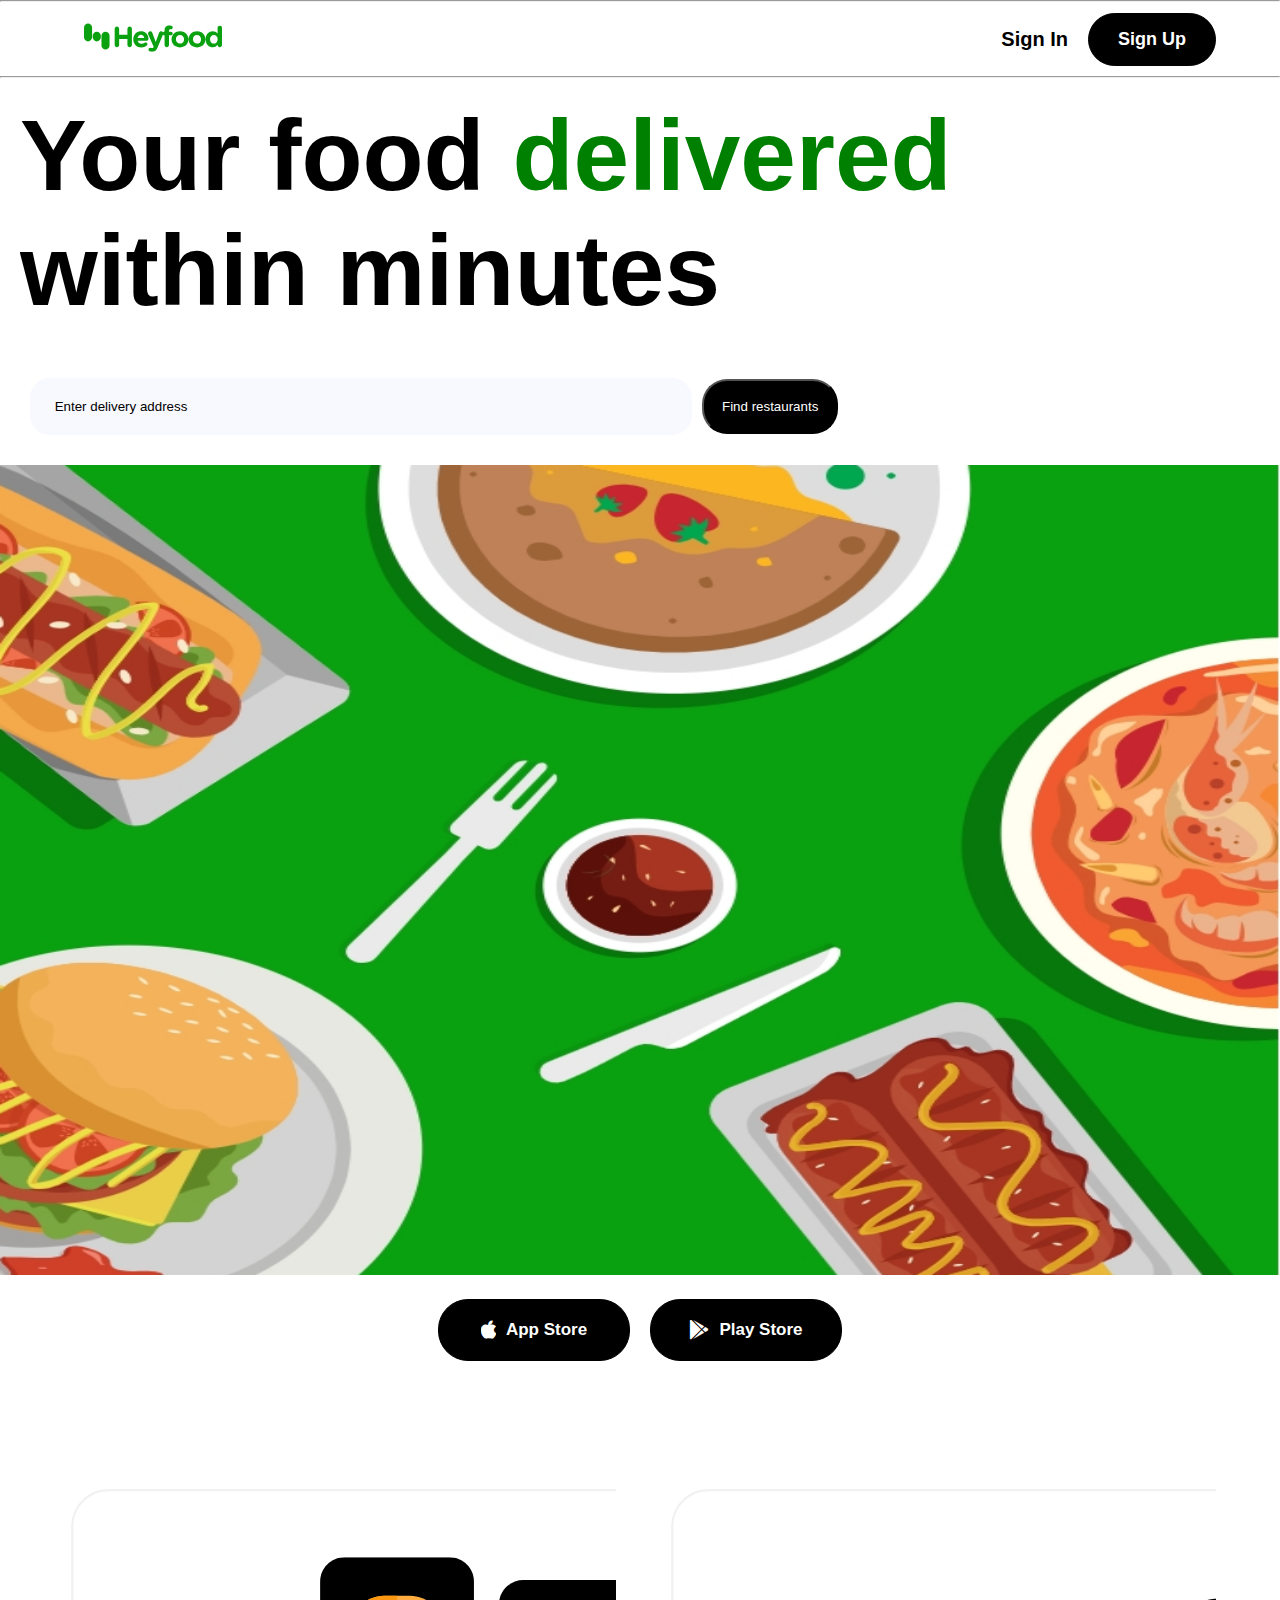
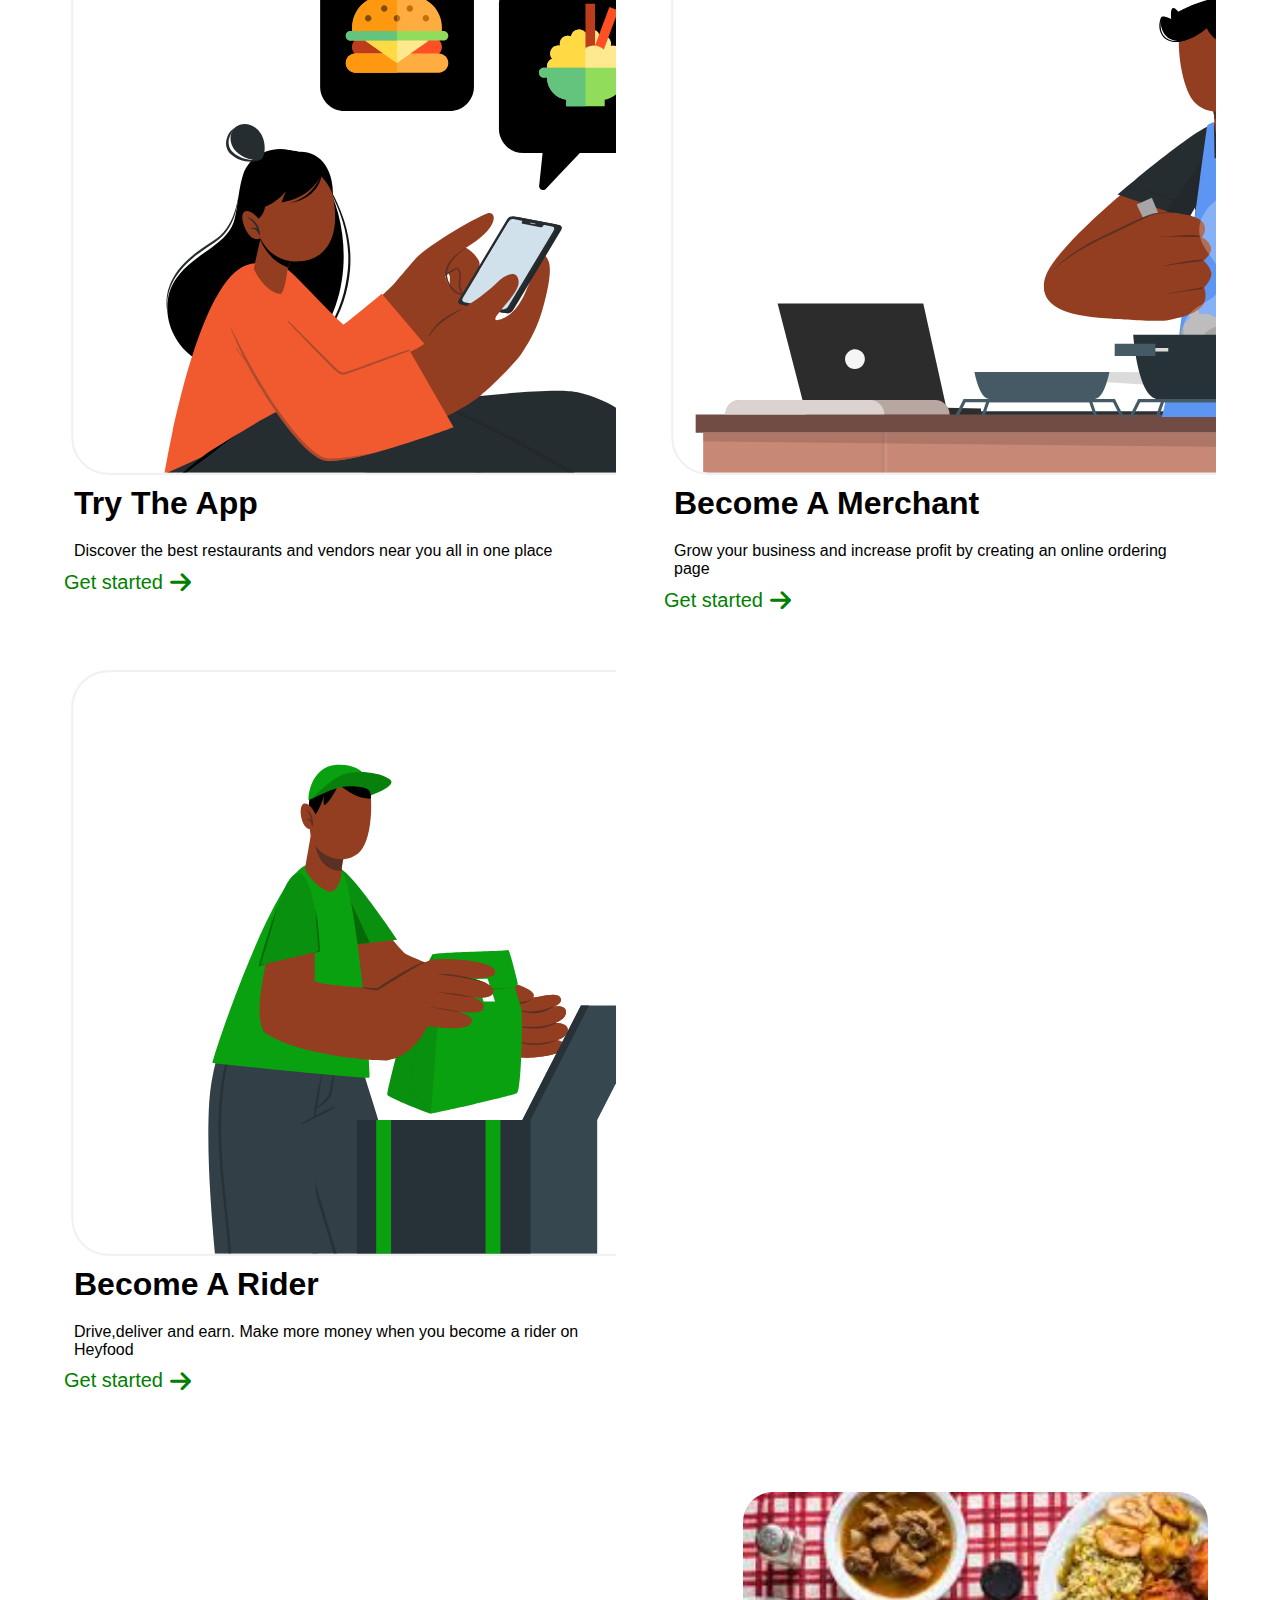
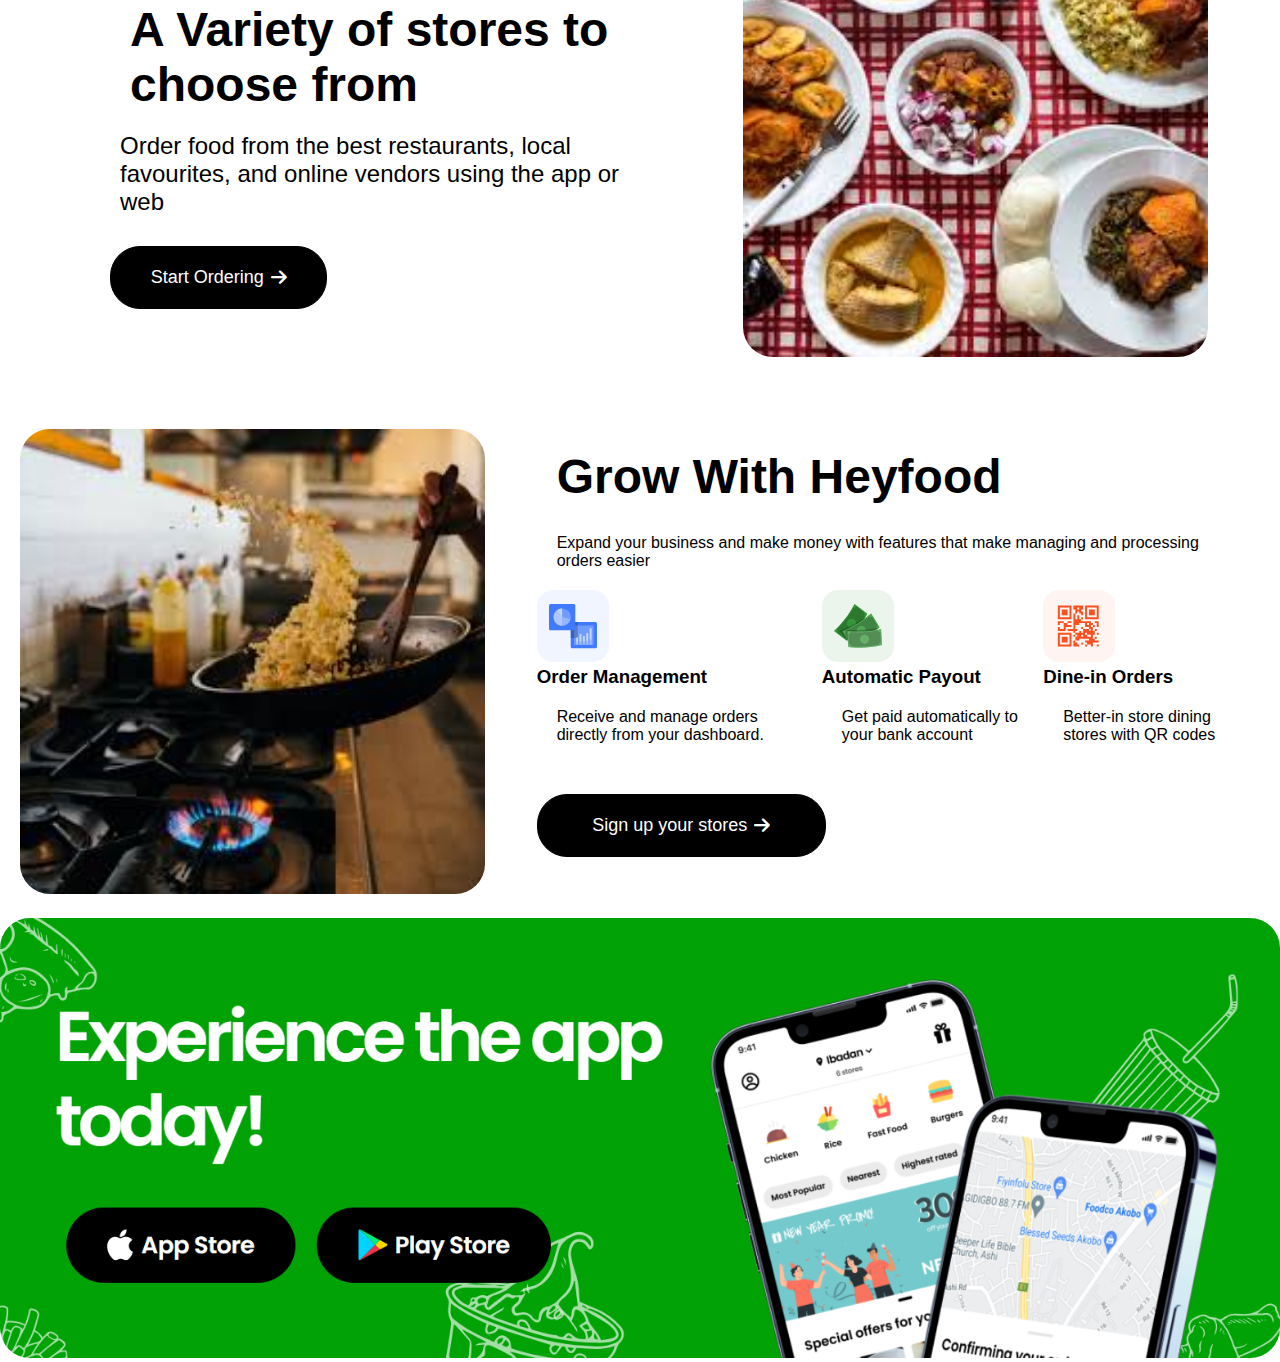
<file: index.html>
<!DOCTYPE html>
<html lang="en">
<head>
    <meta charset="UTF-8">
    <meta name="viewport" content="width=device-width, initial-scale=1.0">
    <title>Document</title>
    <link rel="stylesheet" href="heyfood.css">
    <link rel="stylesheet" href="https://cdnjs.cloudflare.com/ajax/libs/font-awesome/6.6.0/css/all.min.css">
</head>
<body>
    <header>
        <hr>
        <div class="card">
        <div class="hey">
            <img src="image/download-10.svg">
        </div>
            <div class="login">
        <div class="sign">
        <a href="#">Sign In</a>
            </div>
            <div class="up">
                <button>Sign Up</button>
            </div>
                </div>
                </div>
                <hr>
                <main>
                    <div class="food">
                        <h1>Your food <span class="deliver">delivered</span> within minutes</h1>
                    </div>
                    <div class="form">
                        <div class="enter">
                            <form>
                                <input type="text" placeholder=" Enter delivery address" value=" Enter delivery address">
                                <button type="button">Find restaurants</button>
                            </form>
                        </div>
                    </div>
                    <div class="foods">
                        <img src="image/download-11.png">
                    </div>
                    <div class="play-app">
                    <button>
                        <i class="fa-brands fa-apple"></i>
                        <a href="">App Store</a>
                        </button>
                        <button>
                        <i class="fa-brands fa-google-play"></i>
                        <a href="">Play Store</a>
                        </button>
                    </div>
                    <div class="kitchen">
                        <div class="burger">
                            <img src="image/download-3.svg">
                            <h1>Try The App</h1>
                            <p>Discover the best restaurants and vendors near you all in one place</p>
                            <h2><a href="#">Get started</a><i class="fa-solid fa-arrow-right"></i></h2>
                        </div>
                        <div class="burger">
                            <img src="image/download-4.svg">
                            <h1>Become A Merchant</h1>
                            <p>Grow your business and increase profit by creating an online ordering page</p>
                            <h2> <a href="#">Get started</a><i class="fa-solid fa-arrow-right"></i></h2>
                        </div>
                        <div class="burger">
                        <img src="image/download-5.svg">
                        <h1>Become A Rider</h1>
                        <p>Drive,deliver and earn. Make more money when you become a rider on Heyfood</p>
                        <h2> <a href="#">Get started</a><i class="fa-solid fa-arrow-right"></i></h2>
                    </div>
                    </div>
                    <div class="heyfoods">
                        <div class="variety">
                            <h1>A Variety of stores to choose from</h1>
                            <p>Order food from the best restaurants, local favourites, and online vendors using the app or web</p>
                            <button><a href="#">Start Ordering</a><i class="fa-solid fa-arrow-right"></i></button>
                            </div>
                            <div class="choose">
                            <img src="image/download-1.jpeg">
                        </div>
                    </div>
                    <div class="heyfooder">
                        <div class="rice">
                            <img src="image/download-2.jpeg">
                        </div>
                        <div class="with">
                            <h1>Grow With Heyfood</h1>
                            <p class="expand">Expand your business and make money with features that make managing and processing orders easier</p>
                            <div class="three">
                            <div class="manage">
                                
                                <img src="image/download-7.svg">
                                <h3>Order Management</h3>
                                <p class="meta">Receive and manage orders directly from your dashboard.</p>
                            </div>
                            <div class="dine">
                                <img src="image/download-8.svg">
                                <h3>Automatic Payout</h3>
                                <p class="meta">Get paid automatically to your bank account</p>
                            </div>
                            <div class="dine">
                                <img src="image/download-9.svg">
                                <h3>Dine-in Orders</h3>
                                <p class="meta">Better-in store dining stores with QR codes</p>
                            </div>
                        </div>
                            <div class="your">
                            <button><a href="#">Sign up your stores</a><i class="fa-solid fa-arrow-right"></i></button>
                            </div>
                        </div>
                    </div>
                    <div class="today">
                        <img src="image/download-15.png">
                    </div>
                </main>
    </header>
</body>
</html>
</file>
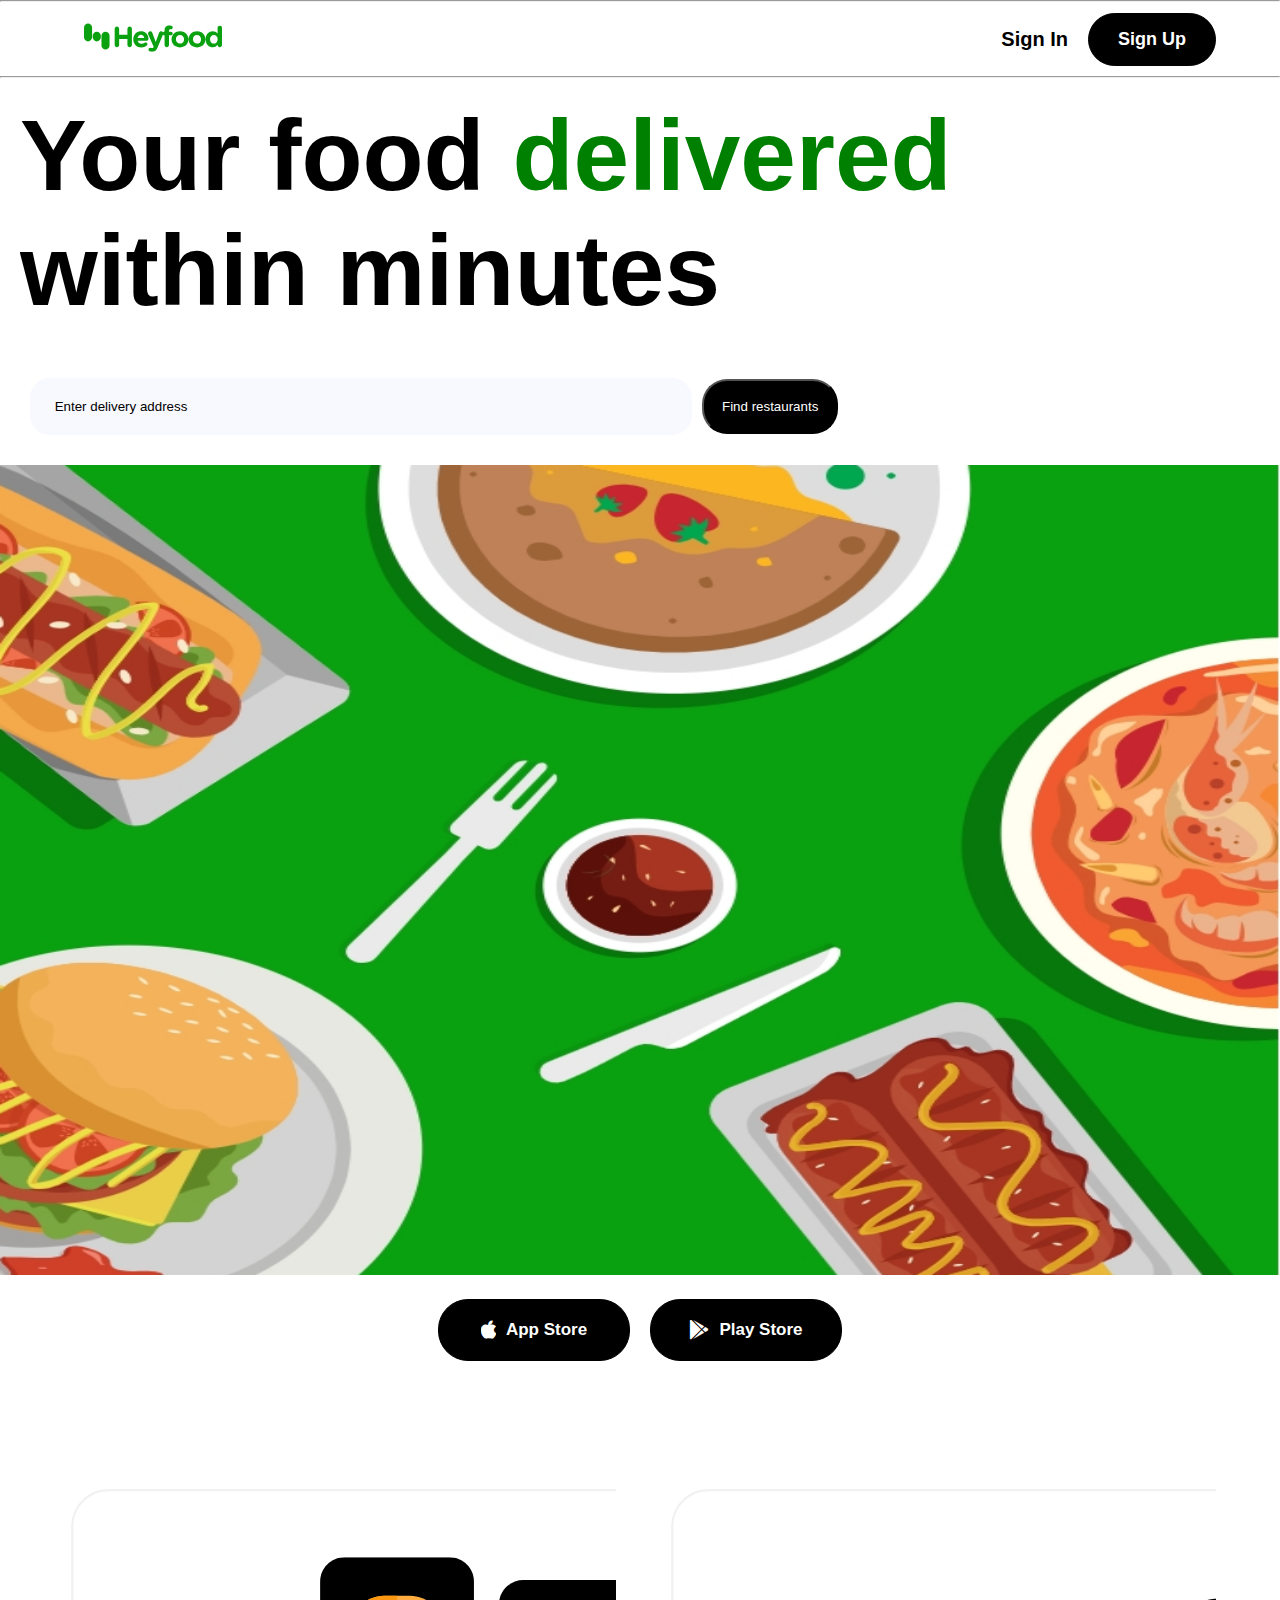
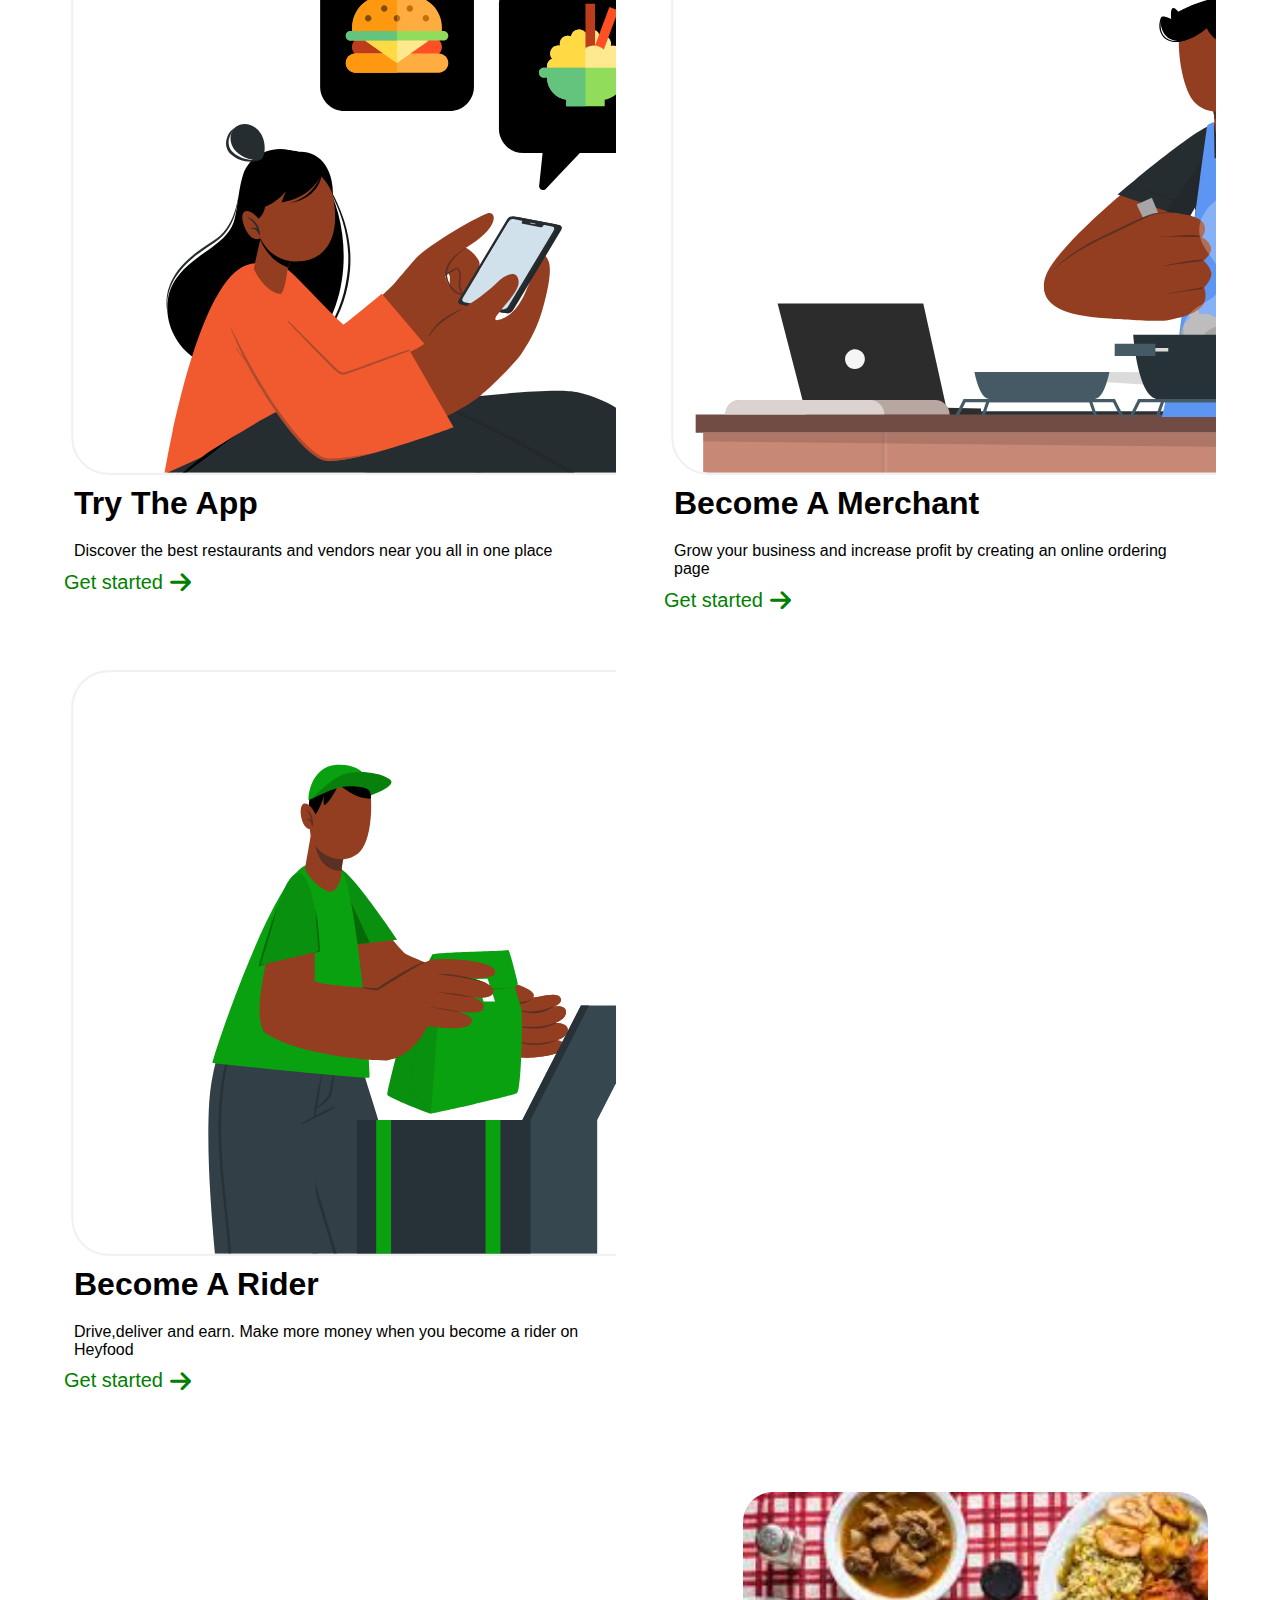
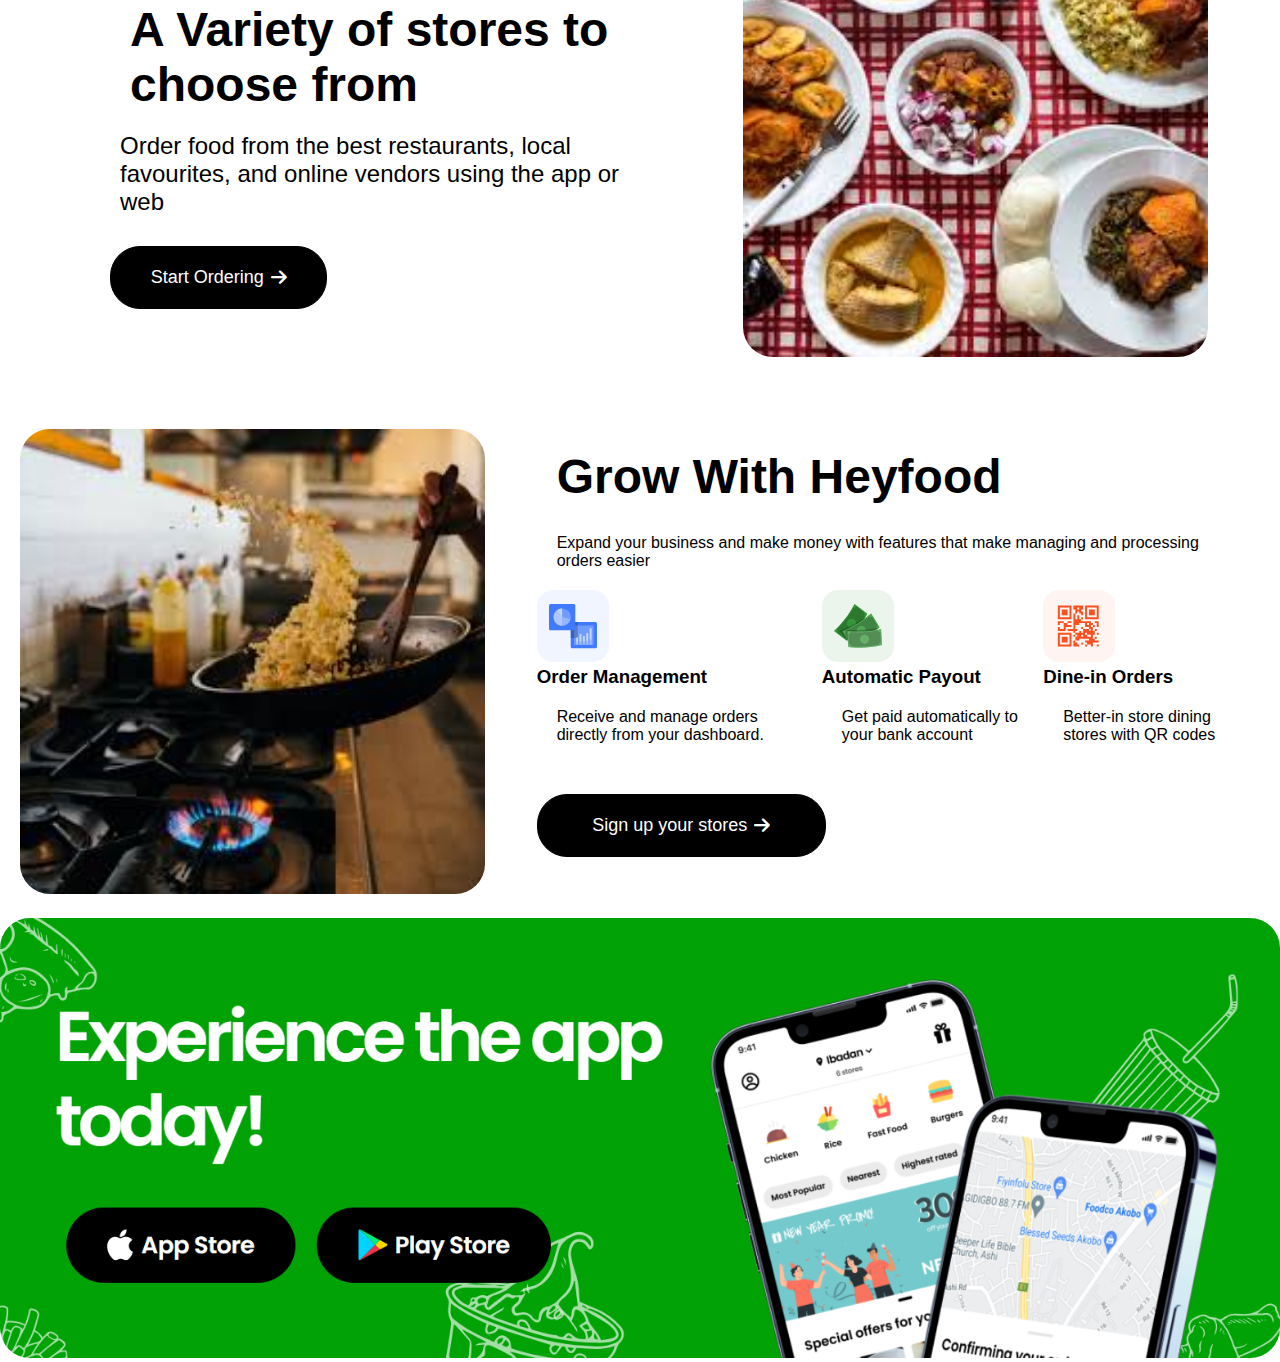
<file: heyfood.html>
<!DOCTYPE html>
<html lang="en">
<head>
    <meta charset="UTF-8">
    <meta name="viewport" content="width=device-width, initial-scale=1.0">
    <title>Document</title>
    <link rel="stylesheet" href="heyfood.css">
    <link rel="stylesheet" href="https://cdnjs.cloudflare.com/ajax/libs/font-awesome/6.6.0/css/all.min.css">
</head>
<body>
    <header>
        <hr>
        <div class="card">
        <div class="hey">
            <img src="image/download-10.svg">
        </div>
            <div class="login">
        <div class="sign">
        <a href="#">Sign In</a>
            </div>
            <div class="up">
                <button>Sign Up</button>
            </div>
                </div>
                </div>
                <hr>
                <main>
                    <div class="food">
                        <h1>Your food <span class="deliver">delivered</span> within minutes</h1>
                    </div>
                    <div class="form">
                        <div class="enter">
                            <form>
                                <input type="text" placeholder=" Enter delivery address" value=" Enter delivery address">
                                <button type="button">Find restaurants</button>
                            </form>
                        </div>
                    </div>
                    <div class="foods">
                        <img src="image/download-11.png">
                    </div>
                    <div class="play-app">
                    <button>
                        <i class="fa-brands fa-apple"></i>
                        <a href="">App Store</a>
                        </button>
                        <button>
                        <i class="fa-brands fa-google-play"></i>
                        <a href="">Play Store</a>
                        </button>
                    </div>
                    <div class="kitchen">
                        <div class="burger">
                            <img src="image/download-3.svg">
                            <h1>Try The App</h1>
                            <p>Discover the best restaurants and vendors near you all in one place</p>
                            <h2><a href="#">Get started</a><i class="fa-solid fa-arrow-right"></i></h2>
                        </div>
                        <div class="burger">
                            <img src="image/download-4.svg">
                            <h1>Become A Merchant</h1>
                            <p>Grow your business and increase profit by creating an online ordering page</p>
                            <h2> <a href="#">Get started</a><i class="fa-solid fa-arrow-right"></i></h2>
                        </div>
                        <div class="burger">
                        <img src="image/download-5.svg">
                        <h1>Become A Rider</h1>
                        <p>Drive,deliver and earn. Make more money when you become a rider on Heyfood</p>
                        <h2> <a href="#">Get started</a><i class="fa-solid fa-arrow-right"></i></h2>
                    </div>
                    </div>
                    <div class="heyfoods">
                        <div class="variety">
                            <h1>A Variety of stores to choose from</h1>
                            <p>Order food from the best restaurants, local favourites, and online vendors using the app or web</p>
                            <button><a href="#">Start Ordering</a><i class="fa-solid fa-arrow-right"></i></button>
                            </div>
                            <div class="choose">
                            <img src="image/download-1.jpeg">
                        </div>
                    </div>
                    <div class="heyfooder">
                        <div class="rice">
                            <img src="image/download-2.jpeg">
                        </div>
                        <div class="with">
                            <h1>Grow With Heyfood</h1>
                            <p class="expand">Expand your business and make money with features that make managing and processing orders easier</p>
                            <div class="three">
                            <div class="manage">
                                
                                <img src="image/download-7.svg">
                                <h3>Order Management</h3>
                                <p class="meta">Receive and manage orders directly from your dashboard.</p>
                            </div>
                            <div class="dine">
                                <img src="image/download-8.svg">
                                <h3>Automatic Payout</h3>
                                <p class="meta">Get paid automatically to your bank account</p>
                            </div>
                            <div class="dine">
                                <img src="image/download-9.svg">
                                <h3>Dine-in Orders</h3>
                                <p class="meta">Better-in store dining stores with QR codes</p>
                            </div>
                        </div>
                            <div class="your">
                            <button><a href="#">Sign up your stores</a><i class="fa-solid fa-arrow-right"></i></button>
                            </div>
                        </div>
                    </div>
                    <div class="today">
                        <img src="image/download-15.png">
                    </div>
                </main>
    </header>
</body>
</html>
</file>
<file: heyfood.css>
* {
        padding: 0;
        margin: 0;
        font-family: "Poppins", sans-serif;
        overflow-x: hidden;
        }

        .hey {
        text-align: left;
        padding: 10px;
        margin: 10px;
        }
/* .container {
        text-align: center;
        display: flex;
        flex-direction: column;
        justify-content: center;
        align-items: center;
        } */
        /* body {
        display: inline-block;
        text-align: center;
        width: 100%;
        } */

        .card {
        display: flex;
        justify-content: space-between;
        align-items: center;
        width: 90%;
        margin:auto;
        }
        .login {
        display: flex;
        flex-direction: row;
        gap: 20px;
        align-items: center;
        }
        .sign a{
                color: black;
                text-decoration: none;
                font-size: 20px;
                font-weight: bold;
        }
        .up button{
        background-color: black;
        color: white;
        border-radius: 30px;
        padding: 15px;
        width: 10vw;
        border: 1.3px solid black;
font-size: 18px;
                font-weight: 700;
        }
        .food {
        padding: 10px;
        margin: 10px;
        font-weight: 900;
        }
        .food h1 {
        font-size: 100px;
        }
        .food .deliver{
                color: green;
        }
        .enter {
        width: 100%;
        }
        .enter form {
        display: flex;
        flex-direction: row;
        align-items: center;
        margin: 10px;
        padding: 10px;
        /* text-align: right; */
        /* justify-content: right; */
        }
        .enter button{
                border-radius: 25px;
                padding: 18px;
                background-color: black;
                color: white;
                cursor: pointer;
        }
        .enter form input {
        border: 1.3px solid ghostwhite;
        border-radius: 20px;
        color: black;
        background-color: ghostwhite;
        margin: 10px;
        padding: 20px;
        height: 20%;
        width: 50%;
        }
        .find {
        width: fit-content;
        }
        .find form {
        display: flex;
        flex-direction: row;
        margin: 10px;
        padding: 10px;
        }
        .find form input {
        border: 1.3px solid black;
        border-radius: 20px;
        color: white;
        background-color: black;
        margin: 10px;
        padding: 10px;
        height: 20%;
        }
        .foods img {
        width: 100%;
        height: 90vh;
        }
        .play-app {
        display: flex;
        justify-content: center;
        gap: 20px;
        margin-top: 20px;
        align-items: center;
        }
        .play-app button {
                border-radius: 30px;
                border: 1px solid black;
                background-color: black;
                width: 15%;
                padding: 20px;
                display: flex;
                gap: 10px;
                align-items: center;
                justify-content: center;
        }
        .play-app button .fa-apple, .fa-google-play{
                color: white;
                font-size: 20px;
        font-weight: 600;
        }
        .play-app button a{
        color: white;
        text-decoration: none;
        font-size: 17px;
        font-weight: 600;
        
        
         }
        .kitchen {
        display: grid;
        grid-template-columns: repeat(2,6fr);
        justify-content: space-between;
        column-gap: 3rem;
        width: 90%;
        margin:5rem auto;
        
        }
        .burger img {
        width: 100vh;
        height: 80%;
        /* margin: 10px; */
        }
        .burger{
                display: flex;
                flex-direction: column;
                margin-top: 3rem;
        }
        .burger h2 a{
        color: green;
        text-decoration: none;
        /* margin: 7vh; */
        font-size: 20px;
        font-weight: 400;
        }
        .burger h2{
                display: flex;
                align-items: center;
                gap: 7px;
        }
        h2 .fa-arrow-right{
                color: green;
        }
        .burger h1 {
        padding: 5px;
        margin: 5px;
        }
        .burger p {
        padding: 5px;
        margin: 5px;
        }
        
        .heyfoods{
                display: grid;
                grid-template-columns: 7fr 5fr;
                justify-content: space-around;
                padding: 10px;
                margin: 10px;
        }
        .variety{
                padding: 10vh;
        }
        .variety h1{
                padding: 10px;
                margin: 10px;
                font-size: 3rem;
                font-weight: 700;
        }
        .variety p{
                margin: 10px;
                font-size: 1.5rem;
                font-weight: 300;
        }
        .variety button a{
                text-decoration: none;
                color: white;
        }
        .variety button{
                background-color: black;
                padding:20px 20px;
                border: 1px solid black;
                border-radius: 30px;
                width: 40%;
                display: flex;
                align-items: center;
                justify-content: center;
                gap: 7px;
                font-weight: 400;
                font-size: 18px;
                margin-top: 30px;
        }
        .variety button .fa-arrow-right{
                color: white;

        } 
        .choose img{
                width: 90%;
                border-radius: 30px;
        }
        .heyfooder{
                display: grid;
                grid-template-columns: 5fr 7fr;
                justify-content: space-around;
                padding: 10px;
                margin: 10px;
        }
        .with h1{
                padding: 10px;
                margin: 10px;
                font-size: 3rem;
                font-weight: 790;
        }
        .with .expand{
                 padding: 10px;
                margin: 10px;
        }
         .with .meta{
                 padding: 10px;
                margin: 10px;
        }
        .rice img{
                width: 90%;
                border-radius: 30px;
        }
        .three{
                display: flex;
        }
        .manage h1,.manage p{
        text-align: left;
        }
        .auto h1,.auto p{
                text-align: left;
        }
        .dine h1,.dine p{
                text-align: left;
        }

        .your button a{
                text-decoration: none;
                color: white;
        }
        .your button{
                background-color: black;
                padding:20px 20px;
                border: 1px solid black;
                border-radius: 30px;
                width: 40%;
                display: flex;
                align-items: center;
                justify-content: center;
                gap: 7px;
                font-weight: 400;
                font-size: 18px;
                margin-top: 30px;
        }
        .your button .fa-arrow-right{
                color: white;

        } 
        
        .today img{
                width:100%;
                border-radius: 30px;
                
        }
        @media(max-width:960px){
                .up button{
                        width: 17vw;
                }
                .enter form input{
                        font-size: 30px;
                }
                .enter button{
                        font-size: 25px;
                        border-radius: 40px;
                }
                .foods img{
                        height: 30vh;
                        margin-top: 4rem;
                }
                .play-app {
                        gap: 45px;
                        margin-top: 3rem;
                }
                .play-app button {
    border-radius: 40px;
    width: 30%;
    padding: 25px;
    gap: 10px;
}
        .burger img{
                width: 100%;
        }
        .burger p{
                font-size: 22px;
        }
        .heyfoods{
                display: flex;
                flex-direction: column-reverse;
                gap: 10px;
        }
        .choose img{
                height: 30vh;
                width: 100%;
        }
        .variety{
                padding: 0;
                margin-top: 40px;
        }
        .variety h1{
                font-size: 5rem;
                font-weight: bolder;
        }
        .variety button {
        padding: 20px 15px;
        border-radius: 30px;
        width: 40%;
        font-weight: 300;
        font-size: 22px;
        margin-top: 4rem;
}
.heyfooder{
        grid-template-columns: repeat(1, 12fr);
}
.rice img {
    width: 90%;
    border-radius: 30px;
    height: 30vh;
    margin: 100px 50px 20px 50px; 
}
.with h1 {
        margin: 10px 25px;
        font-size: 4rem;
        font-weight: 800;
}
.with .expand{
        margin: 10px 25px;
        font-size: 1.5rem;
}
.three {
    display: flex;
    gap: 30px;
    justify-content: center;
    align-items: center;
    margin: 30px 30px;
}
.dine img{
        width: 45%;
}
.manage img{
    width: 35%;
}
.manage h3, .dine h3{
        /* font-weight: bold; */
        font-size: 135%;
        margin-top: 20px;
}
.with .meta{
    color: #555D65;   
}
        }
</file>
